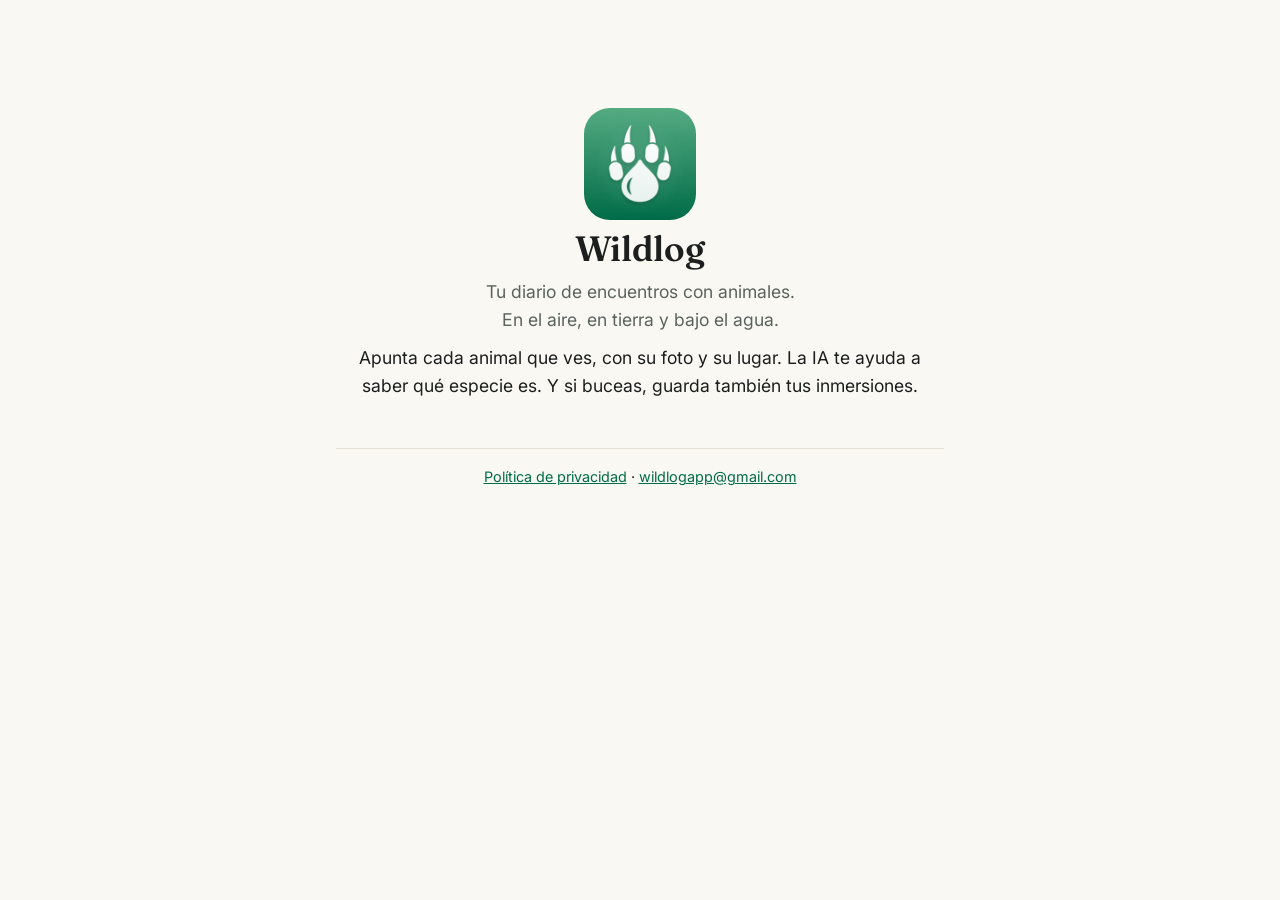
<file: index.html>
<!doctype html>
<html lang="es">
<head>
  <meta charset="utf-8">
  <meta name="viewport" content="width=device-width, initial-scale=1">
  <title>Wildlog</title>
  <meta name="description" content="Tu diario de encuentros con animales y de inmersiones.">
  <link rel="icon" href="icon.png">
  <link rel="preconnect" href="https://fonts.googleapis.com">
  <link href="https://fonts.googleapis.com/css2?family=Fraunces:opsz,wght@9..144,600&family=Inter:wght@400;600&display=swap" rel="stylesheet">
  <link rel="stylesheet" href="style.css">
</head>
<body>
  <main class="hero">
    <img src="icon.png" alt="">
    <h1>Wildlog</h1>
    <p class="muted">Tu diario de encuentros con animales.<br>En el aire, en tierra y bajo el agua.</p>
    <p>Apunta cada animal que ves, con su foto y su lugar. La IA te ayuda a saber qué especie es. Y si buceas, guarda también tus inmersiones.</p>
    <footer>
      <a href="privacidad.html">Política de privacidad</a> · <a href="mailto:wildlogapp@gmail.com">wildlogapp@gmail.com</a>
    </footer>
  </main>
</body>
</html>
</file>
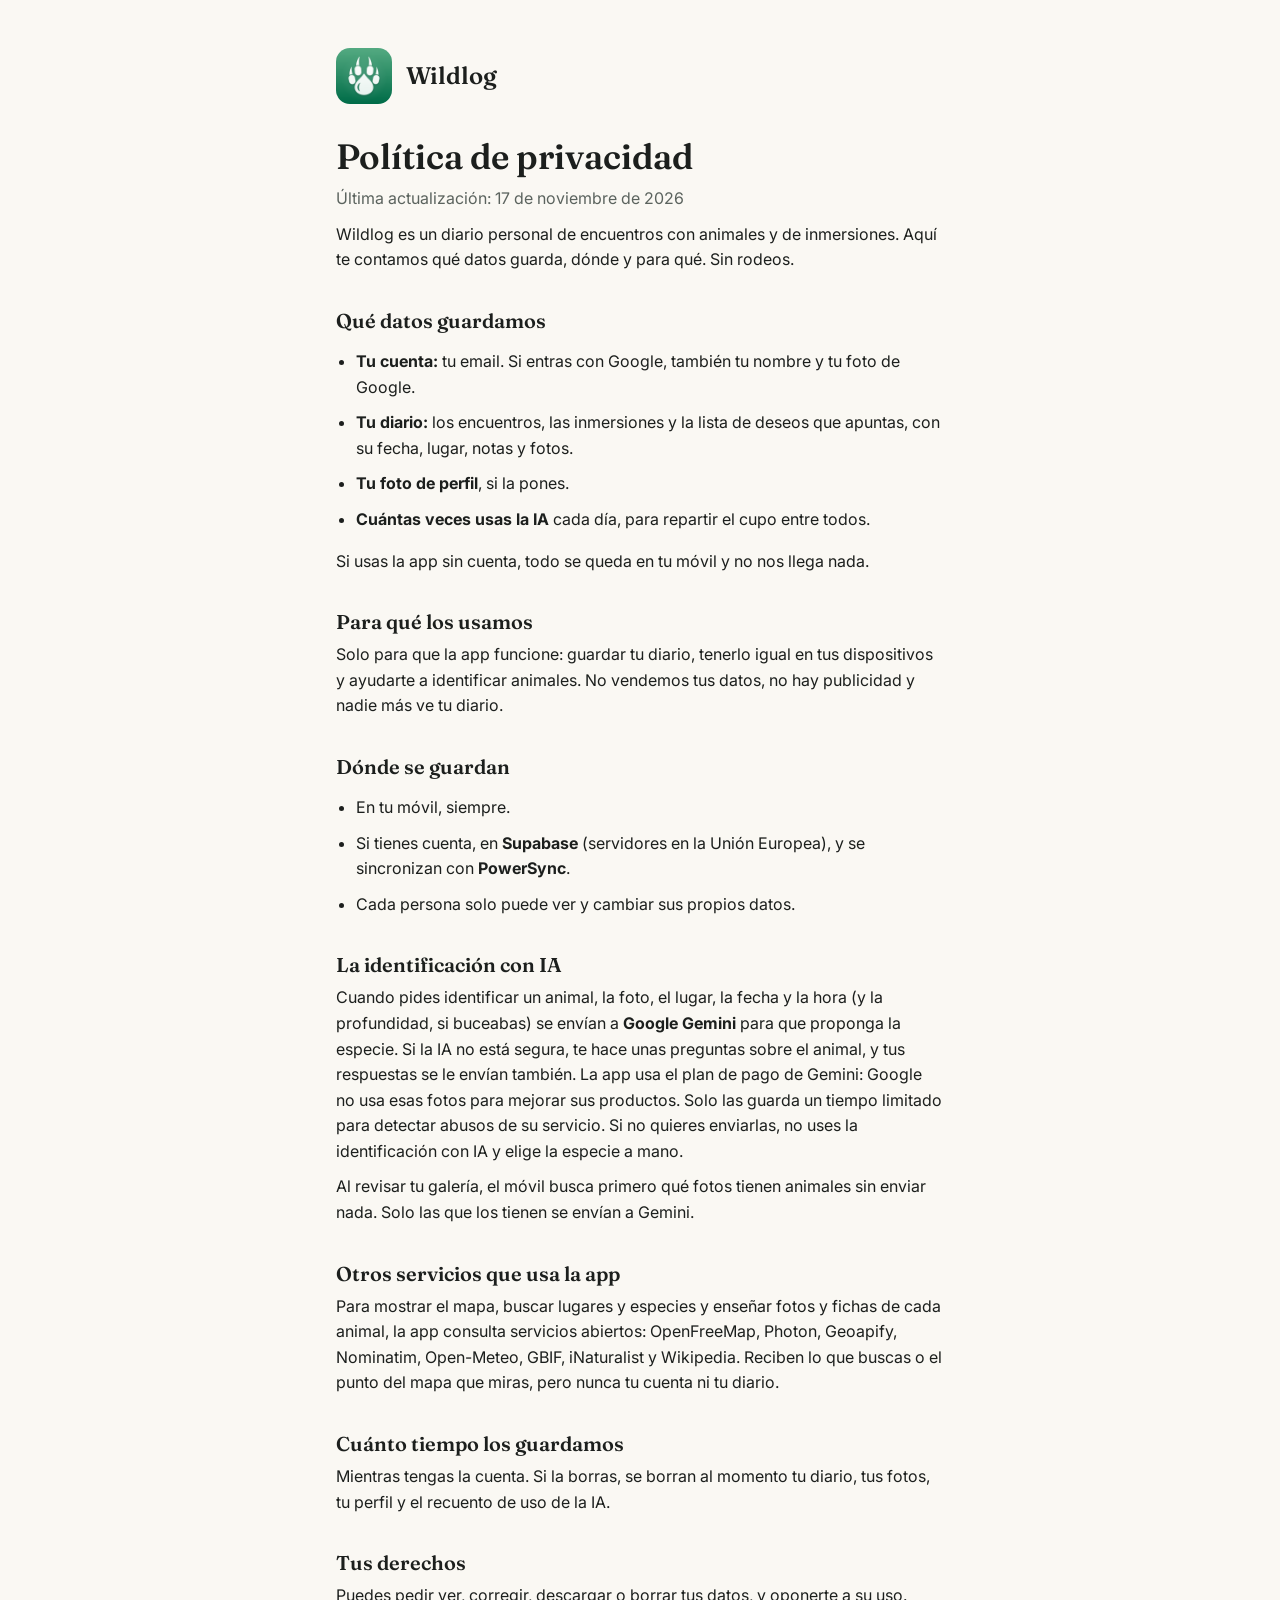
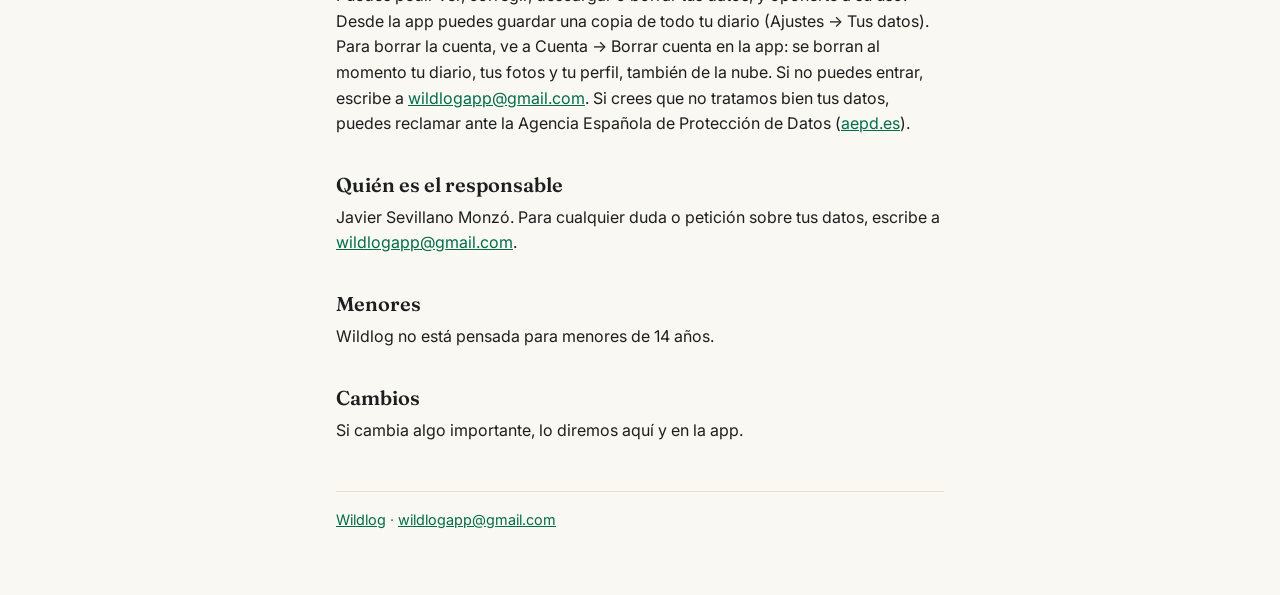
<file: privacidad.html>
<!doctype html>
<html lang="es">
<head>
  <meta charset="utf-8">
  <meta name="viewport" content="width=device-width, initial-scale=1">
  <title>Privacidad · Wildlog</title>
  <meta name="description" content="Qué datos guarda Wildlog, dónde y para qué.">
  <link rel="icon" href="icon.png">
  <link rel="preconnect" href="https://fonts.googleapis.com">
  <link href="https://fonts.googleapis.com/css2?family=Fraunces:opsz,wght@9..144,600&family=Inter:wght@400;600&display=swap" rel="stylesheet">
  <link rel="stylesheet" href="style.css">
</head>
<body>
  <main>
    <a class="brand" href="./"><img src="icon.png" alt=""><span>Wildlog</span></a>
    <h1>Política de privacidad</h1>
    <p class="muted">Última actualización: 17 de noviembre de 2026</p>

    <p>Wildlog es un diario personal de encuentros con animales y de inmersiones. Aquí te contamos qué datos guarda, dónde y para qué. Sin rodeos.</p>

    <h2>Qué datos guardamos</h2>
    <ul>
      <li><strong>Tu cuenta:</strong> tu email. Si entras con Google, también tu nombre y tu foto de Google.</li>
      <li><strong>Tu diario:</strong> los encuentros, las inmersiones y la lista de deseos que apuntas, con su fecha, lugar, notas y fotos.</li>
      <li><strong>Tu foto de perfil</strong>, si la pones.</li>
      <li><strong>Cuántas veces usas la IA</strong> cada día, para repartir el cupo entre todos.</li>
    </ul>
    <p>Si usas la app sin cuenta, todo se queda en tu móvil y no nos llega nada.</p>

    <h2>Para qué los usamos</h2>
    <p>Solo para que la app funcione: guardar tu diario, tenerlo igual en tus dispositivos y ayudarte a identificar animales. No vendemos tus datos, no hay publicidad y nadie más ve tu diario.</p>

    <h2>Dónde se guardan</h2>
    <ul>
      <li>En tu móvil, siempre.</li>
      <li>Si tienes cuenta, en <strong>Supabase</strong> (servidores en la Unión Europea), y se sincronizan con <strong>PowerSync</strong>.</li>
      <li>Cada persona solo puede ver y cambiar sus propios datos.</li>
    </ul>

    <h2>La identificación con IA</h2>
    <p>Cuando pides identificar un animal, la foto, el lugar, la fecha y la hora (y la profundidad, si buceabas) se envían a <strong>Google Gemini</strong> para que proponga la especie. Si la IA no está segura, te hace unas preguntas sobre el animal, y tus respuestas se le envían también. La app usa el plan de pago de Gemini: Google no usa esas fotos para mejorar sus productos. Solo las guarda un tiempo limitado para detectar abusos de su servicio. Si no quieres enviarlas, no uses la identificación con IA y elige la especie a mano.</p>
    <p>Al revisar tu galería, el móvil busca primero qué fotos tienen animales sin enviar nada. Solo las que los tienen se envían a Gemini.</p>

    <h2>Otros servicios que usa la app</h2>
    <p>Para mostrar el mapa, buscar lugares y especies y enseñar fotos y fichas de cada animal, la app consulta servicios abiertos: OpenFreeMap, Photon, Geoapify, Nominatim, Open-Meteo, GBIF, iNaturalist y Wikipedia. Reciben lo que buscas o el punto del mapa que miras, pero nunca tu cuenta ni tu diario.</p>

    <h2>Cuánto tiempo los guardamos</h2>
    <p>Mientras tengas la cuenta. Si la borras, se borran al momento tu diario, tus fotos, tu perfil y el recuento de uso de la IA.</p>

    <h2>Tus derechos</h2>
    <p>Puedes pedir ver, corregir, descargar o borrar tus datos, y oponerte a su uso. Desde la app puedes guardar una copia de todo tu diario (Ajustes → Tus datos). Para borrar la cuenta, ve a Cuenta → Borrar cuenta en la app: se borran al momento tu diario, tus fotos y tu perfil, también de la nube. Si no puedes entrar, escribe a <a href="mailto:wildlogapp@gmail.com">wildlogapp@gmail.com</a>. Si crees que no tratamos bien tus datos, puedes reclamar ante la Agencia Española de Protección de Datos (<a href="https://www.aepd.es">aepd.es</a>).</p>

    <h2>Quién es el responsable</h2>
    <p>Javier Sevillano Monzó. Para cualquier duda o petición sobre tus datos, escribe a <a href="mailto:wildlogapp@gmail.com">wildlogapp@gmail.com</a>.</p>

    <h2>Menores</h2>
    <p>Wildlog no está pensada para menores de 14 años.</p>

    <h2>Cambios</h2>
    <p>Si cambia algo importante, lo diremos aquí y en la app.</p>

    <footer class="muted"><a href="./">Wildlog</a> · <a href="mailto:wildlogapp@gmail.com">wildlogapp@gmail.com</a></footer>
  </main>
</body>
</html>
</file>
<file: style.css>
:root {
  --paper: #FAF8F3;
  --ink: #1C1F1D;
  --muted: #5B635E;
  --line: #E4E0D6;
  --forest: #006C48;
}
@media (prefers-color-scheme: dark) {
  :root {
    --paper: #121513;
    --ink: #ECEAE4;
    --muted: #A3ABA5;
    --line: #2A2F2C;
    --forest: #6FD3A4;
  }
}
* { box-sizing: border-box; }
body {
  margin: 0;
  background: var(--paper);
  color: var(--ink);
  font: 16px/1.6 Inter, system-ui, sans-serif;
}
main { max-width: 640px; margin: 0 auto; padding: 48px 16px 64px; }
h1, h2 { font-family: Fraunces, Georgia, serif; font-weight: 600; line-height: 1.2; }
h1 { font-size: 2.2rem; margin: 0 0 8px; }
h2 { font-size: 1.25rem; margin: 36px 0 8px; }
p, li { margin: 0 0 10px; }
ul { padding-left: 20px; }
a { color: var(--forest); }
.muted { color: var(--muted); }
.brand { display: flex; align-items: center; gap: 14px; margin-bottom: 32px; text-decoration: none; color: inherit; }
.brand img { width: 56px; height: 56px; border-radius: 14px; }
.brand span { font-family: Fraunces, Georgia, serif; font-size: 1.5rem; font-weight: 600; }
.hero { text-align: center; padding-top: 12vh; }
.hero img { width: 112px; height: 112px; border-radius: 26px; }
.hero p { font-size: 1.1rem; }
footer { margin-top: 48px; padding-top: 16px; border-top: 1px solid var(--line); font-size: 0.9rem; }
</file>
